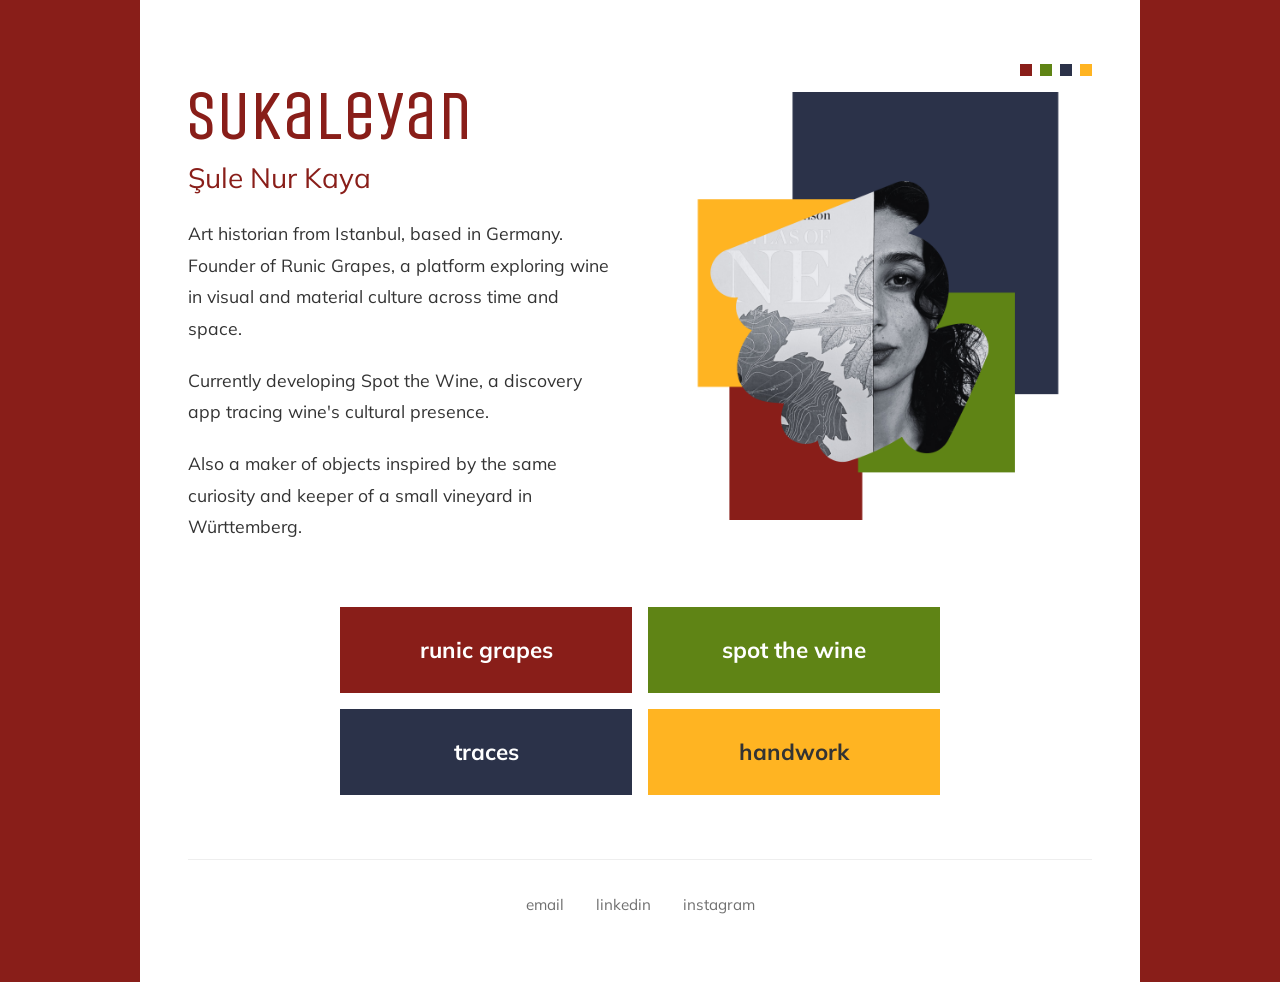
<file: index.html>
<!DOCTYPE html>
<html lang="en">
<head>
  <meta charset="UTF-8">
  <meta name="viewport" content="width=device-width, initial-scale=1.0">
  <meta name="description" content="Şule Nur Kaya — Art historian exploring wine's presence in art, architecture, and material culture.">
  <meta name="author" content="Şule Nur Kaya">
  <title>Sukaleyan | Şule Nur Kaya</title>

  <!-- Structured data -->
  <script type="application/ld+json">
  {
    "@context": "https://schema.org",
    "@type": "Person",
    "name": "Şule Nur Kaya",
    "alternateName": "Sukaleyan",
    "url": "https://sukaleyan.com",
    "sameAs": [
      "https://instagram.com/sukaleyan",
      "https://linkedin.com/in/sukaleyan",
      "https://runicgrapes.com"
    ],
    "jobTitle": "Art Historian",
    "description": "Art historian exploring wine in visual and material culture. Founder of Runic Grapes."
  }
  </script>

  <!-- Fonts -->
  <link rel="preconnect" href="https://fonts.googleapis.com">
  <link rel="preconnect" href="https://fonts.gstatic.com" crossorigin>
  <link href="https://fonts.googleapis.com/css2?family=Mulish:wght@400;500;600;700&display=swap" rel="stylesheet">

  <style>
    @font-face {
      font-family: 'Laqonic';
      src: url('fonts/Laqonic4FUnicase-Light.woff2') format('woff2'),
           url('fonts/Laqonic4FUnicase-Light.woff') format('woff');
      font-weight: 300;
      font-style: normal;
      font-display: swap;
    }

    * {
      margin: 0;
      padding: 0;
      box-sizing: border-box;
    }

    :root {
      --burgundy: #891e19;
      --navy: #2b3249;
      --green: #5f8415;
      --gold: #ffb422;
      --white: #ffffff;
      --text-dark: #333333;
    }

    body {
      font-family: 'Mulish', -apple-system, BlinkMacSystemFont, sans-serif;
      font-weight: 400;
      line-height: 1.7;
      color: var(--text-dark);
      background-color: var(--burgundy);
      min-height: 100vh;
    }

    .container {
      max-width: 1000px;
      margin: 0 auto;
      padding: 4rem 3rem;
      background-color: var(--white);
      min-height: 100vh;
    }

    /* Hero Section - Two Column Layout */
    .hero {
      display: grid;
      grid-template-columns: 1fr 1fr;
      gap: 3rem;
      align-items: start;
      margin-bottom: 4rem;
    }

    .hero__content {
      padding-top: 1rem;
    }

    .hero__right {
      display: flex;
      flex-direction: column;
      align-items: flex-end;
      gap: 1rem;
    }

    /* Header */
    .header {
      display: flex;
      justify-content: space-between;
      align-items: flex-start;
    }

    .header__name {
      font-family: 'Laqonic', sans-serif;
      font-size: 4rem;
      font-weight: 300;
      color: var(--burgundy);
      letter-spacing: 0.05em;
      line-height: 1.1;
      margin-bottom: 0.25rem;
    }

    .header__fullname {
      font-family: 'Mulish', sans-serif;
      font-size: 1.75rem;
      font-weight: 400;
      color: var(--burgundy);
      margin-bottom: 1rem;
    }

    /* Bio */
    .bio {
      font-size: 1.1rem;
      line-height: 1.8;
    }

    .bio p {
      margin-bottom: 1.25rem;
    }

    .bio p:last-child {
      margin-bottom: 0;
    }

    /* Collage */
    .hero__collage {
      display: flex;
      justify-content: center;
      align-items: flex-start;
      width: 100%;
    }

    .hero__collage img {
      max-width: 100%;
      height: auto;
      max-height: 480px;
      object-fit: contain;
    }

    /* Projects Grid - 2x2 */
    .projects {
      display: grid;
      grid-template-columns: repeat(2, 1fr);
      gap: 1rem;
      max-width: 600px;
      margin: 0 auto 4rem auto;
    }

    .project {
      display: flex;
      align-items: center;
      justify-content: center;
      text-decoration: none;
      color: var(--white);
      font-family: 'Mulish', sans-serif;
      font-size: 1.4rem;
      font-weight: 700;
      text-align: center;
      padding: 1.5rem 2rem;
      transition: transform 0.2s ease, box-shadow 0.2s ease;
    }

    .project:hover {
      transform: translateY(-3px);
      box-shadow: 0 6px 20px rgba(0,0,0,0.15);
    }

    .project--runic {
      background-color: var(--burgundy);
    }

    .project--stw {
      background-color: var(--green);
    }

    .project--traces {
      background-color: var(--navy);
    }

    .project--handwork {
      background-color: var(--gold);
      color: var(--text-dark);
    }

    /* Mini Nav */
    .mini-nav {
      display: flex;
      gap: 0.5rem;
    }

    .mini-nav--mobile {
      display: none;
    }

    .mini-nav__item {
      width: 12px;
      height: 12px;
      display: block;
      position: relative;
    }

    .mini-nav__item--runic { background-color: var(--burgundy); }
    .mini-nav__item--stw { background-color: var(--green); }
    .mini-nav__item--traces { background-color: var(--navy); }
    .mini-nav__item--handwork { background-color: var(--gold); }

    .mini-nav__label {
      position: absolute;
      bottom: 100%;
      right: 0;
      margin-bottom: 0.5rem;
      font-family: 'Mulish', sans-serif;
      font-size: 0.75rem;
      font-weight: 600;
      color: var(--text-dark);
      white-space: nowrap;
      opacity: 0;
      transform: translateY(4px);
      transition: opacity 0.2s ease, transform 0.2s ease;
      pointer-events: none;
    }

    .mini-nav__item:hover .mini-nav__label {
      opacity: 1;
      transform: translateY(0);
    }

    .mini-nav__item:hover {
      transform: scale(1.2);
      transition: transform 0.15s ease;
    }

    /* Footer */
    .footer {
      padding-top: 2rem;
      border-top: 1px solid #eee;
      display: flex;
      justify-content: center;
      gap: 2rem;
      flex-wrap: wrap;
    }

    .footer__link {
      color: var(--text-dark);
      text-decoration: none;
      font-size: 0.95rem;
      opacity: 0.7;
      transition: opacity 0.2s ease;
    }

    .footer__link:hover {
      opacity: 1;
    }

    /* Responsive */
    @media (max-width: 800px) {
      body {
        background-color: var(--white);
      }

      .container {
        padding: 3rem 1.5rem;
      }

      .hero {
        grid-template-columns: 1fr;
        gap: 1.5rem;
      }

      .hero__content {
        display: contents;
      }

      .header {
        order: 1;
      }

      .hero__right {
        display: contents;
      }

      .mini-nav--desktop {
        display: none;
      }

      .mini-nav--mobile {
        display: flex;
        align-items: center;
        padding-top: 0.5rem;
      }

      .hero__collage {
        order: 2;
      }

      .hero__collage img {
        max-height: 400px;
      }

      .bio {
        order: 3;
        font-size: 1rem;
      }

      .header__name {
        font-size: 3rem;
      }

      .header__fullname {
        font-size: 1.25rem;
      }

      .projects {
        max-width: 100%;
      }

      .project {
        font-size: 1.1rem;
        padding: 1.25rem 1.5rem;
      }
    }

    @media (max-width: 500px) {
      .header__name {
        font-size: 2.5rem;
      }

      .projects {
        grid-template-columns: 1fr;
      }

      .footer {
        justify-content: center;
      }
    }
  </style>
</head>
<body>

  <main class="container">
    <!-- Hero Section -->
    <section class="hero">
      <div class="hero__content">
        <!-- Header -->
        <header class="header">
          <div class="header__text">
            <h1 class="header__name">sukaleyan</h1>
            <p class="header__fullname">Şule Nur Kaya</p>
          </div>
          <!-- Mini Nav (mobile) -->
          <nav class="mini-nav mini-nav--mobile">
            <a href="https://runicgrapes.com" target="_blank" rel="noopener" class="mini-nav__item mini-nav__item--runic"><span class="mini-nav__label">runic grapes</span></a>
            <a href="https://runicgrapes.com/spot-the-wine.html" target="_blank" rel="noopener" class="mini-nav__item mini-nav__item--stw"><span class="mini-nav__label">spot the wine</span></a>
            <a href="traces.html" class="mini-nav__item mini-nav__item--traces"><span class="mini-nav__label">traces</span></a>
            <a href="handwork.html" class="mini-nav__item mini-nav__item--handwork"><span class="mini-nav__label">handwork</span></a>
          </nav>
        </header>

        <!-- Bio -->
        <div class="bio">
          <p>Art historian from Istanbul, based in Germany. Founder of Runic Grapes, a platform exploring wine in visual and material culture across time and space.</p>
          <p>Currently developing Spot the Wine, a discovery app tracing wine's cultural presence.</p>
          <p>Also a maker of objects inspired by the same curiosity and keeper of a small vineyard in Württemberg.</p>
        </div>
      </div>

      <!-- Right column -->
      <div class="hero__right">
        <!-- Mini Nav (desktop) -->
        <nav class="mini-nav mini-nav--desktop">
          <a href="https://runicgrapes.com" target="_blank" rel="noopener" class="mini-nav__item mini-nav__item--runic"><span class="mini-nav__label">runic grapes</span></a>
          <a href="https://runicgrapes.com/spot-the-wine.html" target="_blank" rel="noopener" class="mini-nav__item mini-nav__item--stw"><span class="mini-nav__label">spot the wine</span></a>
          <a href="traces.html" class="mini-nav__item mini-nav__item--traces"><span class="mini-nav__label">traces</span></a>
          <a href="handwork.html" class="mini-nav__item mini-nav__item--handwork"><span class="mini-nav__label">handwork</span></a>
        </nav>
        <!-- Collage -->
        <div class="hero__collage">
          <img src="images/collage.png" alt="Şule Nur Kaya with The World Atlas of Wine - creative collage">
        </div>
      </div>
    </section>

    <!-- Projects -->
    <section class="projects">
      <a href="https://runicgrapes.com" target="_blank" rel="noopener" class="project project--runic">runic grapes</a>
      <a href="https://runicgrapes.com/spot-the-wine.html" target="_blank" rel="noopener" class="project project--stw">spot the wine</a>
      <a href="traces.html" class="project project--traces">traces</a>
      <a href="handwork.html" class="project project--handwork">handwork</a>
    </section>

    <!-- Footer -->
    <footer class="footer">
      <a href="mailto:kayasulenur@gmail.com" class="footer__link">email</a>
      <a href="https://linkedin.com/in/sukaleyan" target="_blank" rel="noopener" class="footer__link">linkedin</a>
      <a href="https://instagram.com/sukaleyan" target="_blank" rel="noopener" class="footer__link">instagram</a>
    </footer>
  </main>

</body>
</html>
</file>
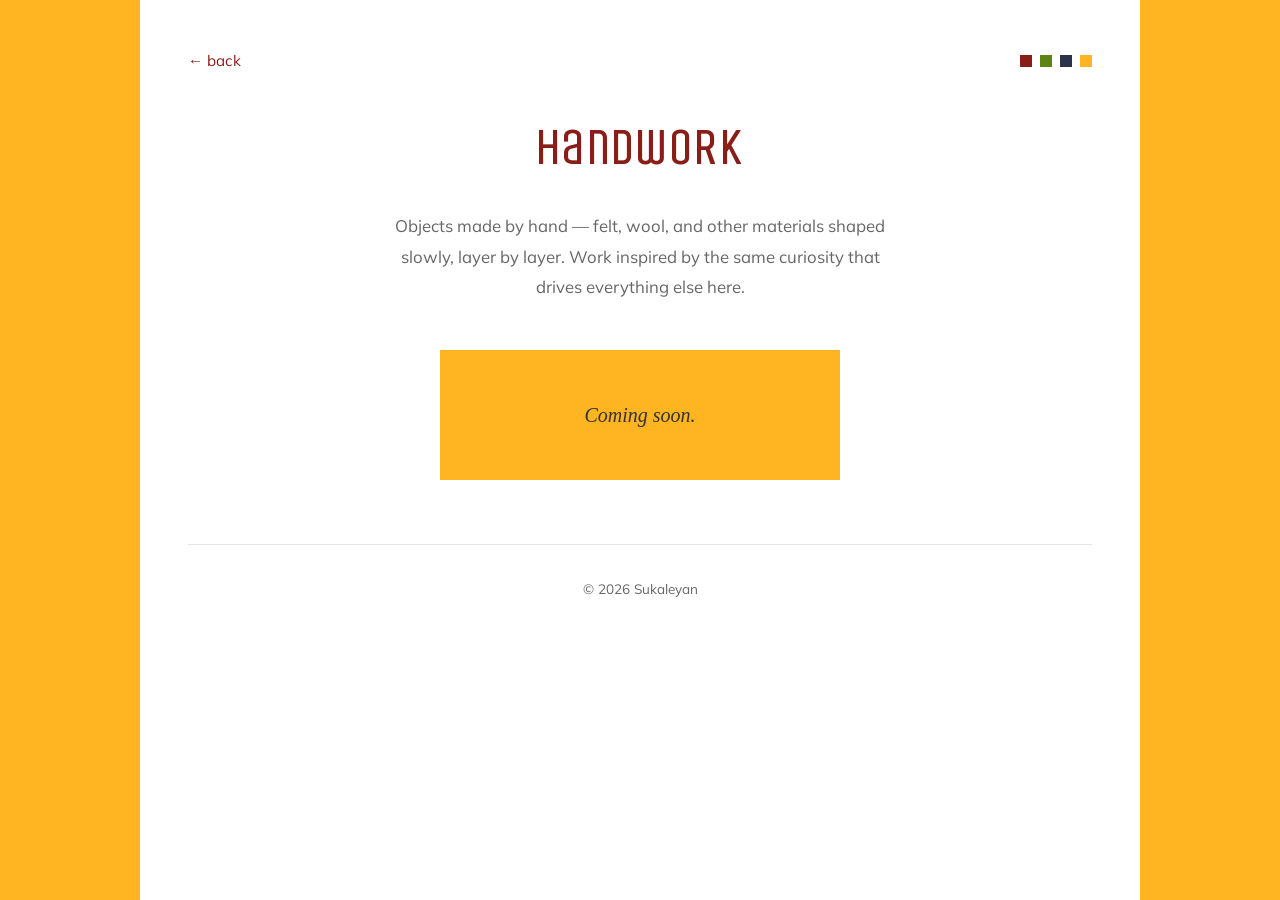
<file: handwork.html>
<!DOCTYPE html>
<html lang="en">
<head>
  <meta charset="UTF-8">
  <meta name="viewport" content="width=device-width, initial-scale=1.0">
  <meta name="description" content="Handmade objects by Şule Nur Kaya — felt, wool, and materials shaped by hand.">
  <title>Handwork | Sukaleyan</title>

  <!-- Fonts -->
  <link rel="preconnect" href="https://fonts.googleapis.com">
  <link rel="preconnect" href="https://fonts.gstatic.com" crossorigin>
  <link href="https://fonts.googleapis.com/css2?family=Mulish:wght@400;500;600;700&display=swap" rel="stylesheet">

  <style>
    @font-face {
      font-family: 'Laqonic';
      src: url('fonts/Laqonic4FUnicase-Light.woff2') format('woff2'),
           url('fonts/Laqonic4FUnicase-Light.woff') format('woff');
      font-weight: 300;
      font-style: normal;
      font-display: swap;
    }

    * {
      margin: 0;
      padding: 0;
      box-sizing: border-box;
    }

    :root {
      --burgundy: #891e19;
      --gold: #ffb422;
      --white: #ffffff;
      --text-dark: #333333;
      --text-light: #666666;
      --border: #e5e5e5;
    }

    body {
      font-family: 'Mulish', -apple-system, BlinkMacSystemFont, sans-serif;
      font-weight: 400;
      line-height: 1.7;
      color: var(--text-dark);
      background-color: var(--gold);
      min-height: 100vh;
    }

    .container {
      max-width: 1000px;
      margin: 0 auto;
      padding: 3rem;
      background-color: var(--white);
      min-height: 100vh;
    }

    /* Top bar */
    .top-bar {
      display: flex;
      justify-content: space-between;
      align-items: center;
      margin-bottom: 2rem;
    }

    .back {
      color: var(--burgundy);
      text-decoration: none;
      font-size: 0.95rem;
      transition: opacity 0.2s;
    }

    .back:hover {
      opacity: 0.7;
    }

    /* Mini Nav */
    .mini-nav {
      display: flex;
      gap: 0.5rem;
    }

    .mini-nav__item {
      width: 12px;
      height: 12px;
      display: block;
      position: relative;
    }

    .mini-nav__item--runic { background-color: var(--burgundy); }
    .mini-nav__item--stw { background-color: #5f8415; }
    .mini-nav__item--traces { background-color: #2b3249; }
    .mini-nav__item--handwork { background-color: var(--gold); }

    .mini-nav__label {
      position: absolute;
      top: 100%;
      right: 0;
      margin-top: 0.5rem;
      font-family: 'Mulish', sans-serif;
      font-size: 0.75rem;
      font-weight: 600;
      color: var(--text-dark);
      white-space: nowrap;
      opacity: 0;
      transform: translateY(-4px);
      transition: opacity 0.2s ease, transform 0.2s ease;
      pointer-events: none;
    }

    .mini-nav__item:hover .mini-nav__label {
      opacity: 1;
      transform: translateY(0);
    }

    .mini-nav__item:hover {
      transform: scale(1.2);
      transition: transform 0.15s ease;
    }

    .header {
      text-align: center;
      margin-bottom: 3rem;
    }

    .header__title {
      font-family: 'Laqonic', sans-serif;
      font-size: 3rem;
      font-weight: 300;
      color: var(--burgundy);
      letter-spacing: 0.05em;
      margin-bottom: 1.5rem;
    }

    .header__intro {
      font-size: 1.05rem;
      color: var(--text-light);
      max-width: 500px;
      margin: 0 auto;
      line-height: 1.8;
    }

    .coming {
      background-color: var(--gold);
      color: var(--text-dark);
      padding: 3rem 2rem;
      text-align: center;
      font-family: 'Playfair Display', Georgia, serif;
      font-size: 1.25rem;
      font-style: italic;
      max-width: 400px;
      margin: 0 auto;
    }

    .footer {
      margin-top: 4rem;
      padding-top: 2rem;
      border-top: 1px solid var(--border);
      text-align: center;
      font-size: 0.85rem;
      color: var(--text-light);
    }

    @media (max-width: 800px) {
      body {
        background-color: var(--white);
      }

      .container {
        padding: 2rem 1.5rem;
      }

      .header__title {
        font-size: 2.2rem;
      }
    }
  </style>
</head>
<body>

  <main class="container">
    <div class="top-bar">
      <a href="/" class="back">&larr; back</a>
      <nav class="mini-nav">
        <a href="https://runicgrapes.com" target="_blank" rel="noopener" class="mini-nav__item mini-nav__item--runic"><span class="mini-nav__label">runic grapes</span></a>
        <a href="https://runicgrapes.com/spot-the-wine.html" target="_blank" rel="noopener" class="mini-nav__item mini-nav__item--stw"><span class="mini-nav__label">spot the wine</span></a>
        <a href="traces.html" class="mini-nav__item mini-nav__item--traces"><span class="mini-nav__label">traces</span></a>
        <a href="handwork.html" class="mini-nav__item mini-nav__item--handwork"><span class="mini-nav__label">handwork</span></a>
      </nav>
    </div>

    <header class="header">
      <h1 class="header__title">handwork</h1>
      <p class="header__intro">Objects made by hand — felt, wool, and other materials shaped slowly, layer by layer. Work inspired by the same curiosity that drives everything else here.</p>
    </header>

    <div class="coming">
      Coming soon.
    </div>

    <footer class="footer">
      &copy; 2026 Sukaleyan
    </footer>
  </main>

</body>
</html>
</file>
